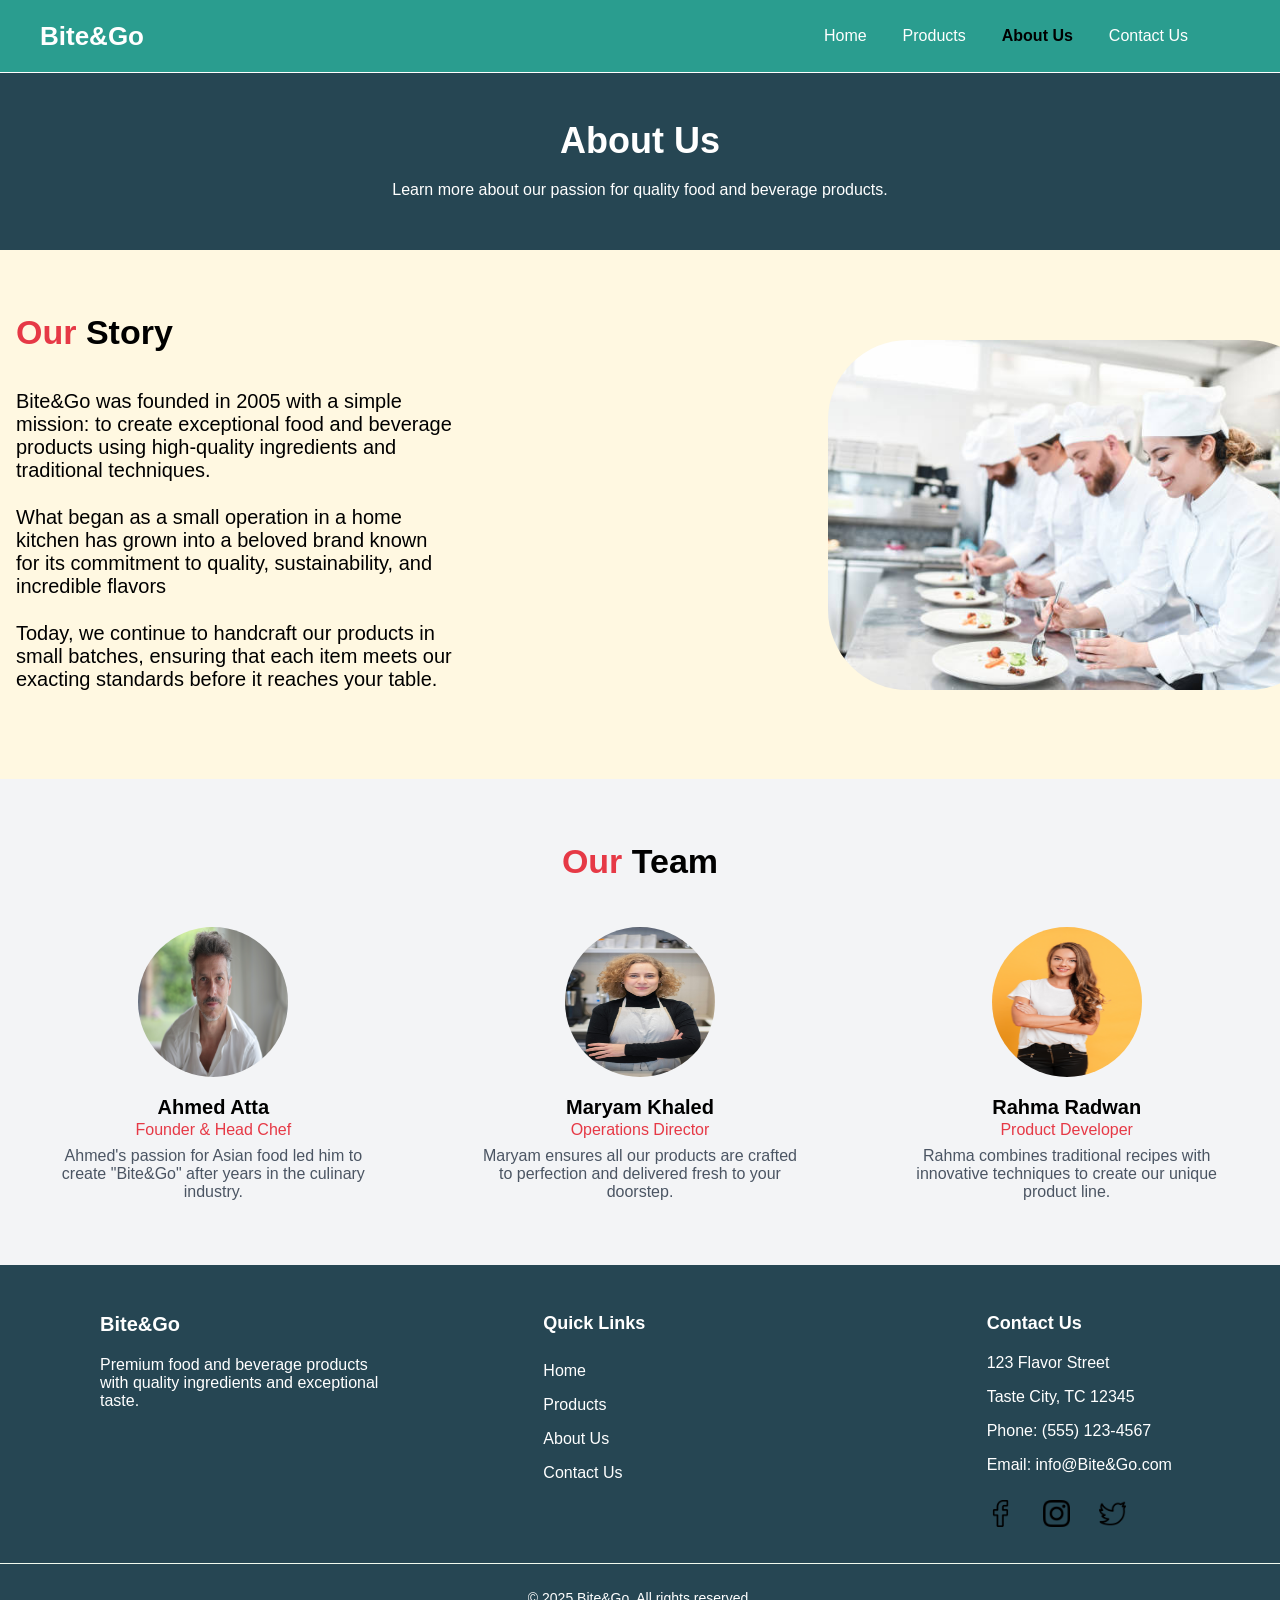
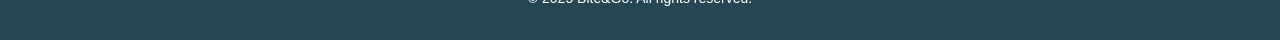
<file: about.html>
<!DOCTYPE html>
<html lang="en">
<head>
    <meta charset="UTF-8">
    <meta name="viewport" content="width=device-width, initial-scale=1.0">
    <title>Bite&Go</title>
    <link rel="stylesheet" href="css/style.css">
</head>
<body>
    <div class="main-container">
        <header>
            <div class="header-container">
                <div class="inner-container">
                    <a href="index.html">
                        <span class="logo">Bite&Go</span>
                    </a>
                    <nav>
                        <a href="index.html">Home</a>
                        <a href="products.html">Products</a>
                        <a href="about.html" class="here">About Us</a>
                        <a href="contact.html">Contact Us</a>
                    </nav>
                </div>
            </div>
        </header>
        <main>
            <div class="outer-container-head">
                <div class="inner-container-head">
                    <h1>About Us</h1>
                    <p>Learn more about our passion for quality food and beverage products.</p>
                </div>
            </div>
             <section class="second">
                <div class="second-container">
                    <div class="second-inner-container">
                        <div class="left-text">
                            <h2>
                                <span>Our</span>
                                Story
                            </h2>
                            <p>
                                Bite&Go was founded in 2005 with a simple mission:
                                 to create exceptional food and beverage products using high-quality ingredients and traditional techniques.
                            </p>
                            <p>
                                What began as a small operation in a home kitchen has
                                grown into a beloved brand known for its commitment to quality, sustainability, and incredible flavors
                            </p>
                            <p>
                                Today, we continue to handcraft our products in small batches,
                                ensuring that each item meets our exacting standards before it reaches your table.
                            </p>
                        </div>
                        <div class="right-photo">
                            <img src="assets/images/story2.jpg" alt="Our Story's Photo">
                        </div>
                    </div>
                </div>
            </section>
            <section class="third">
                 <div class="third-container">
                    <h2>
                        <span>Our</span>
                        Team
                    </h2>
                    <div class="team">
                        <div class="mem">
                            <div class="mem-pic">
                                <img src="assets/images/man2.jpg" alt="Atta's pic">
                            </div>
                            <h3>Ahmed Atta</h3>
                            <p class="title">Founder & Head Chef</p>
                            <p class="desc">Ahmed's passion for Asian food led him to create "Bite&Go" after years in the culinary industry.</p>
                        </div>
                        <div class="mem">
                            <div class="mem-pic">
                                <img src="assets/images/girl2.jpg" alt="Maryam's pic">
                            </div>
                            <h3>Maryam Khaled</h3>
                            <p class="title">Operations Director</p>
                            <p class="desc">Maryam ensures all our products are crafted to perfection and delivered fresh to your doorstep.</p>
                        </div>
                        <div class="mem">
                            <div class="mem-pic">
                                <img src="assets/images/girl3.jpg" alt="Rahma's pic">
                            </div>
                            <h3>Rahma Radwan</h3>
                            <p class="title">Product Developer</p>
                            <p class="desc">Rahma combines traditional recipes with innovative techniques to create our unique product line.</p>
                        </div>
                    </div>
                </div>
            </section>
        </main>
        <footer>
            <div class="fourth-conatiner">
                <div class="fourth-inner-conatiner">
                    <div>
                        <h3>Bite&Go</h3>
                        <p>Premium food and beverage products with quality ingredients and exceptional taste.</p>
                    </div>
                    <div>
                        <h4>Quick Links</h4>
                        <ul>
                            <li> 
                                <a href="index.html">Home</a>
                            </li>
                            <li>
                                <a href="products.html">Products</a>
                            </li>
                            <li>
                                <a href="about.html">About Us</a>
                            </li>
                            <li>
                                <a href="contact.html">Contact Us</a>
                            </li>
                        </ul>
                    </div>
                    <div>
                        <h4>Contact Us</h4>
                        <p>123 Flavor Street</p>
                        <p>Taste City, TC 12345</p>
                        <p>Phone: (555) 123-4567</p>
                        <p>Email: info@Bite&Go.com</p>
                        <div class="logos">
                            <a href="https://www.facebook.com/">
                                <img src="assets/icons/facebook.png" alt="Facebook logo" class="logo-img">
                            </a>
                            <a href="https://www.instagram.com/">
                                <img src="assets/icons/instagram.png" alt="Instagram logo" class="logo-img">
                            </a>
                            <a href="https://www.twitter.com/">
                                <img src="assets/icons/twitter.png" alt="Twitter logo" class="logo-img">
                            </a>
                        </div>
                    </div>
                </div>
                <div class="creation">
                    <p>© 2025 Bite&Go. All rights reserved.</p>
                </div>
            </div>
        </footer>
    </div>
</body>
</html>
</file>
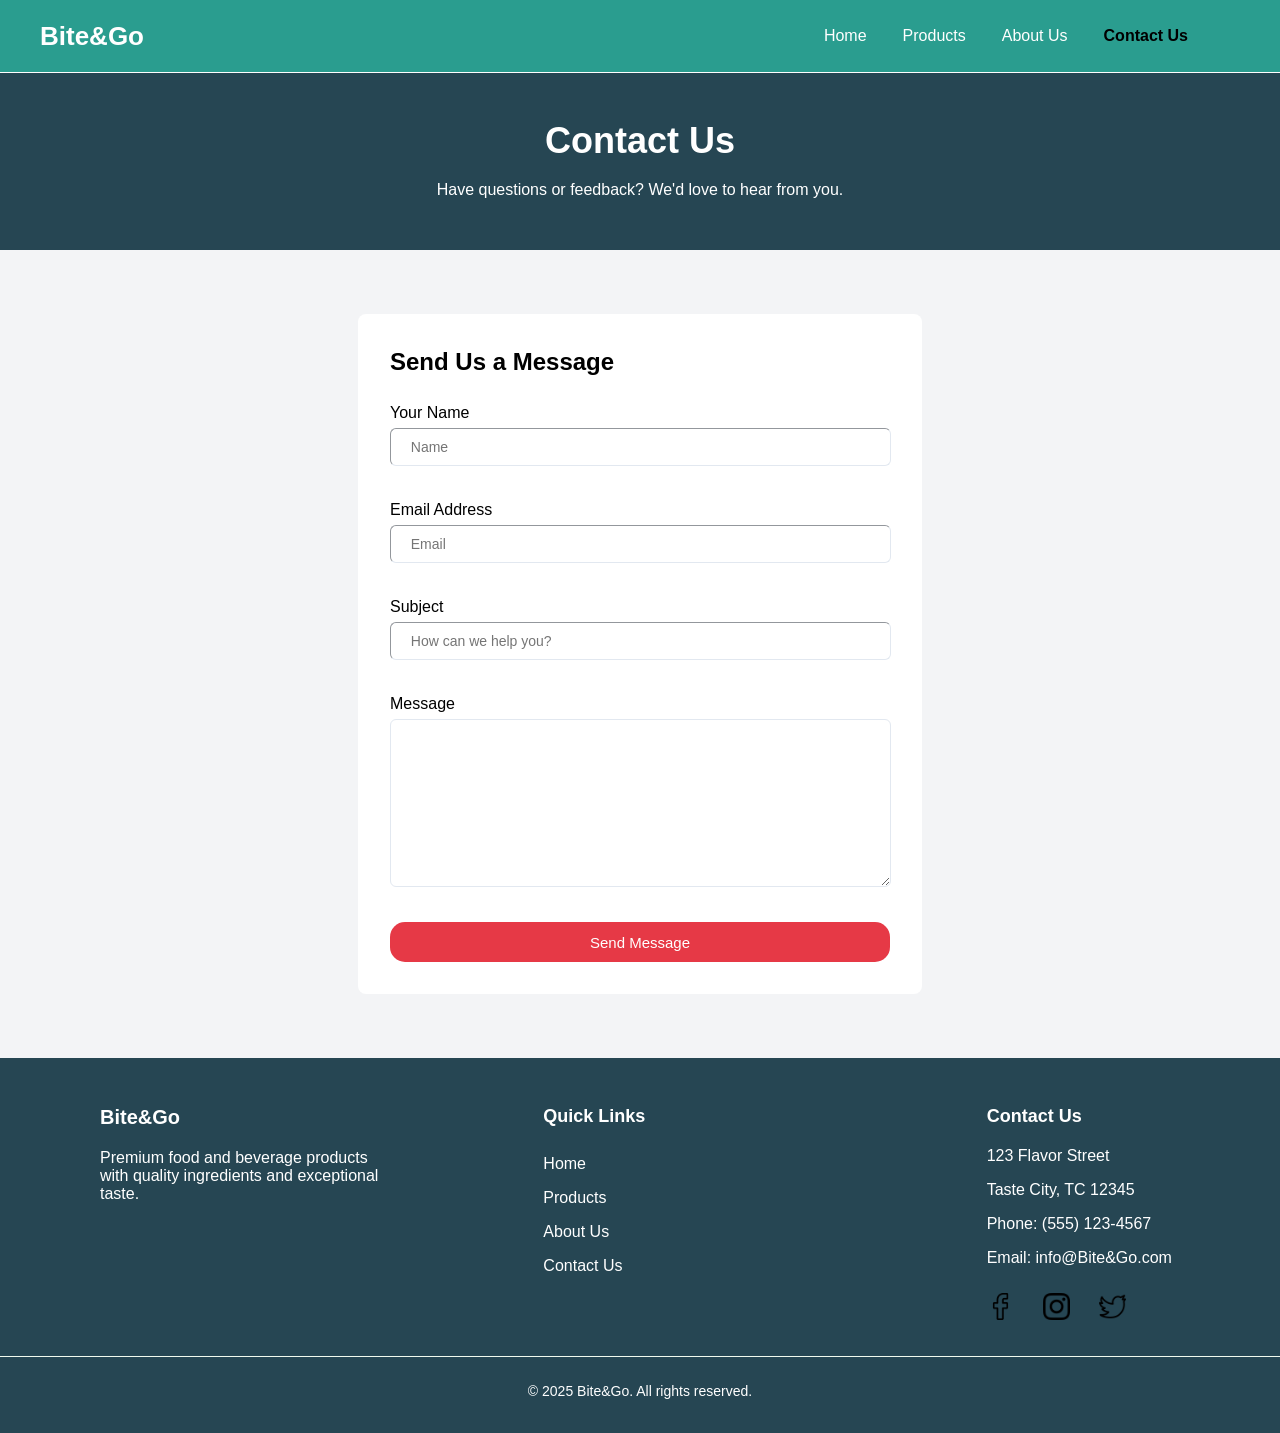
<file: contact.html>
<!DOCTYPE html>
<html lang="en">
<head>
    <meta charset="UTF-8">
    <meta name="viewport" content="width=device-width, initial-scale=1.0">
    <title>Bite&Go</title>
    <link rel="stylesheet" href="css/style.css">
</head>
<body>
     <div class="main-container">
        <header>
            <div class="header-container">
                <div class="inner-container">
                    <a href="index.html">
                        <span class="logo">Bite&Go</span>
                    </a>
                    <nav>
                        <a href="index.html">Home</a>
                        <a href="products.html">Products</a>
                        <a href="about.html">About Us</a>
                        <a href="contact.html" class="here">Contact Us</a>
                    </nav>
                </div>
            </div>
        </header>
        <main>
            <div class="outer-container-head">
                <div class="inner-container-head">
                    <h1>Contact Us</h1>
                    <p>Have questions or feedback? We'd love to hear from you.</p>
                </div>
            </div>
            <section class="third">
                <div class="third-container-2">
                    <div class="container-form">
                        <h2>Send Us a Message</h2>
                        <form action="" method="post">
                            <div>
                                <label for="name">Your Name</label>
                                <input type="text" id="name" placeholder="  Name" name="name" required>
                            </div>
                            <div>
                                <label for="email">Email Address</label>
                                <input type="email" id="email" placeholder="  Email" name="email" required>
                            </div>
                            <div>
                                <label for="subject">Subject</label>
                                <input type="text" id="subject" placeholder="  How can we help you?" name="subject" required >
                            </div>
                            <div>
                                <label for="message">Message</label>
                                <textarea name="message" id="message" required></textarea>
                            </div>
                            <button type="submit">Send Message</button>
                        </form>
                    </div>
                </div>
            </section>
        </main>
      <footer>
            <div class="fourth-conatiner">
                <div class="fourth-inner-conatiner">
                    <div>
                        <h3>Bite&Go</h3>
                        <p>Premium food and beverage products with quality ingredients and exceptional taste.</p>
                    </div>
                    <div>
                        <h4>Quick Links</h4>
                        <ul>
                            <li> 
                                <a href="index.html">Home</a>
                            </li>
                            <li>
                                <a href="products.html">Products</a>
                            </li>
                            <li>
                                <a href="about.html">About Us</a>
                            </li>
                            <li>
                                <a href="contact.html">Contact Us</a>
                            </li>
                        </ul>
                    </div>
                    <div>
                        <h4>Contact Us</h4>
                        <p>123 Flavor Street</p>
                        <p>Taste City, TC 12345</p>
                        <p>Phone: (555) 123-4567</p>
                        <p>Email: info@Bite&Go.com</p>
                        <div class="logos">
                            <a href="https://www.facebook.com/">
                                <img src="assets/icons/facebook.png" alt="Facebook logo" class="logo-img">
                            </a>
                            <a href="https://www.instagram.com/">
                                <img src="assets/icons/instagram.png" alt="Instagram logo" class="logo-img">
                            </a>
                            <a href="https://www.twitter.com/">
                                <img src="assets/icons/twitter.png" alt="Twitter logo" class="logo-img">
                            </a>
                        </div>
                    </div>
                </div>
                <div class="creation">
                    <p>© 2025 Bite&Go. All rights reserved.</p>
                </div>
            </div>
        </footer>
    </div>
</body>
</html>
</file>
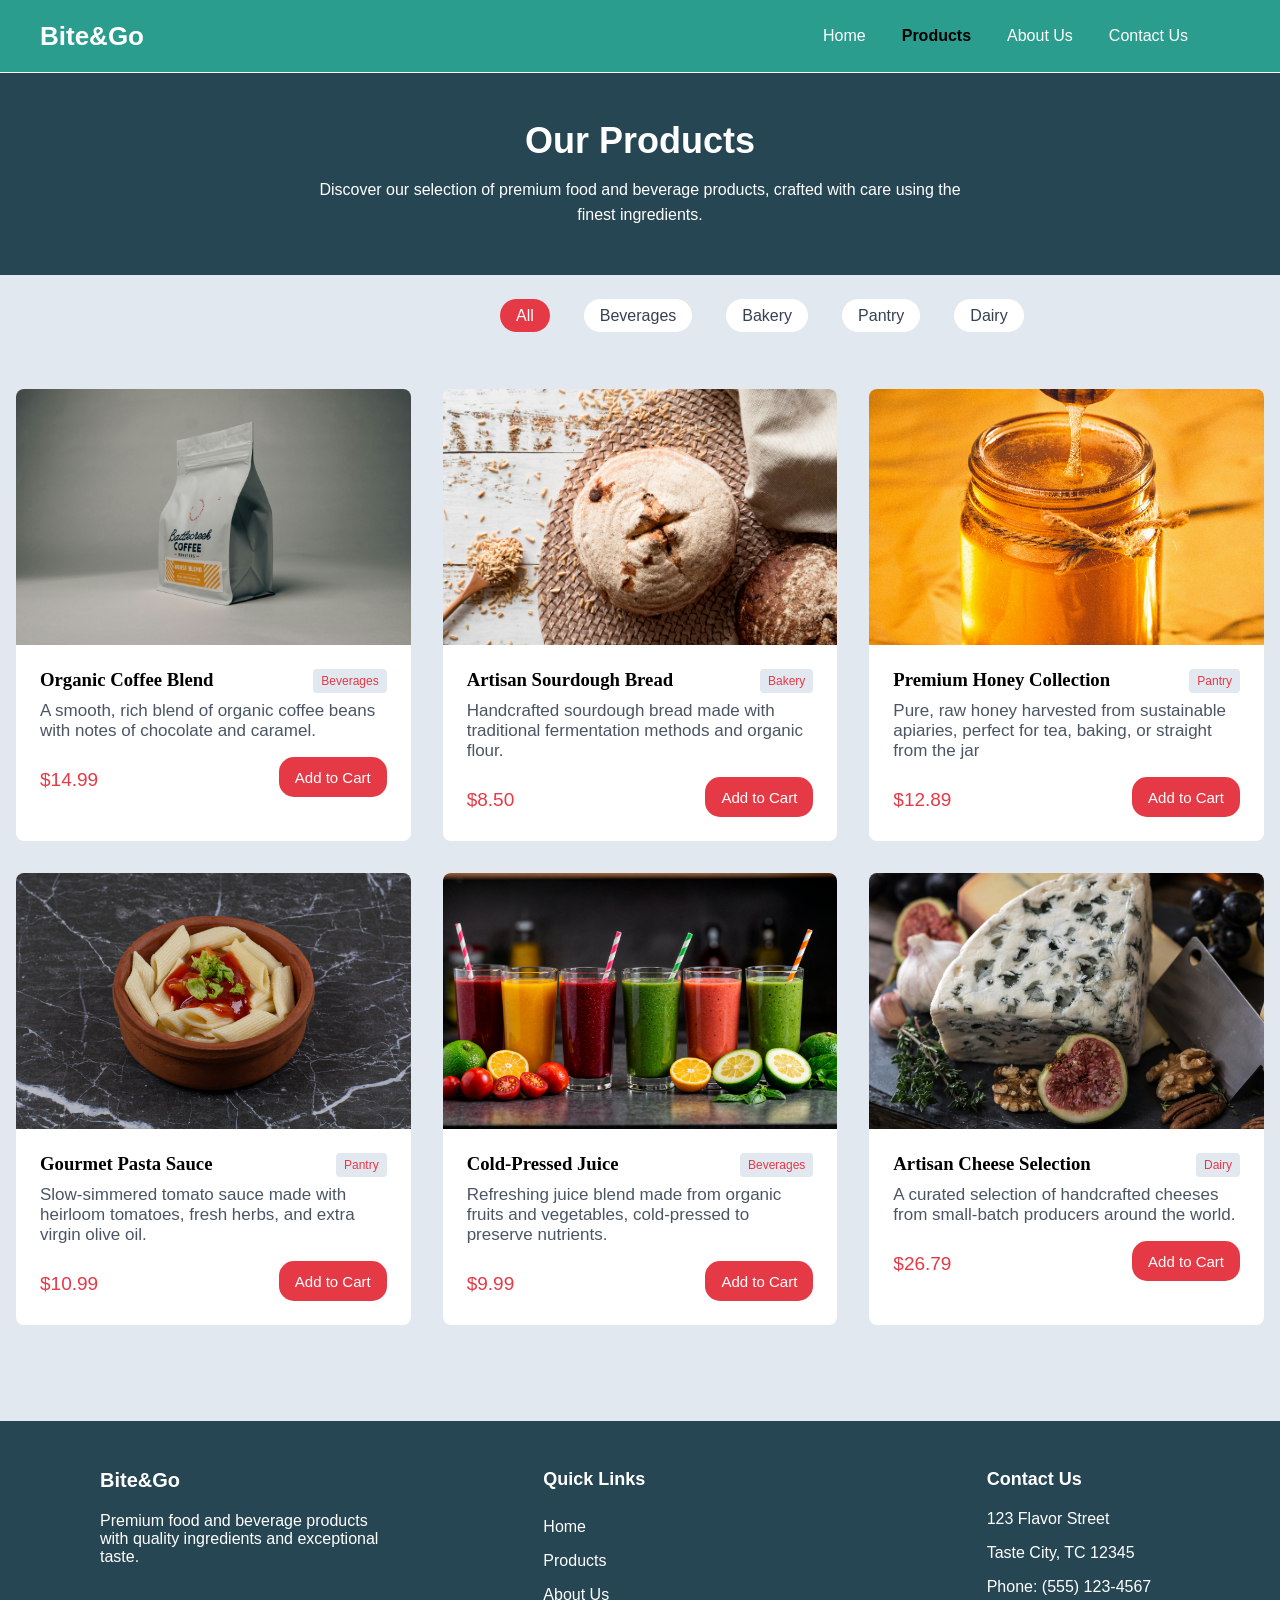
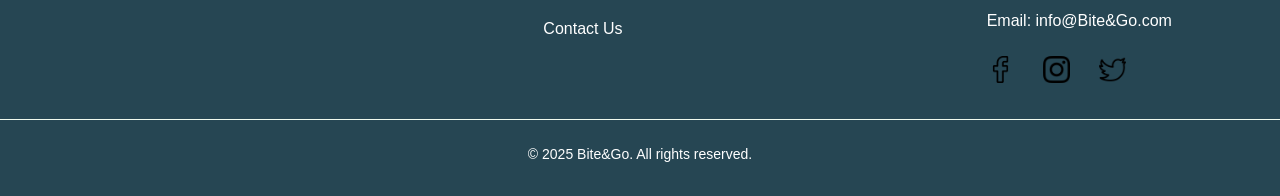
<file: products.html>
<!DOCTYPE html>
<html lang="en">
<head>
    <meta charset="UTF-8">
    <meta name="viewport" content="width=device-width, initial-scale=1.0">
    <title>Bite&Go</title>
    <link rel="stylesheet" href="css/style.css">
</head>
<body>
    <div class="main-container">
        <header>
            <div class="header-container">
                <div class="inner-container">
                    <a href="index.html">
                        <span class="logo">Bite&Go</span>
                    </a>
                    <nav>
                        <a href="index.html">Home</a>
                        <a href="products.html" class="here">Products</a>
                        <a href="about.html">About Us</a>
                        <a href="contact.html">Contact Us</a>
                    </nav>
                </div>
            </div>
        </header>
        <main>
             <div class="outer-container-head">
                <div class="inner-container-head">
                    <h1>Our Products</h1>
                    <p>Discover our selection of premium food and beverage products, crafted with care using the finest ingredients.</p>
                </div>
            </div>
            <div class="btns-area">
                <input type="radio" id="all-filter" name="filter" checked hidden>
                <label for="all-filter" class="first1">All</label>

                <input type="radio" id="bev-filter" name="filter" hidden>
                <label for="bev-filter" class="second1">Beverages</label>

                <input type="radio" id="bak-filter" name="filter" hidden>
                <label for="bak-filter" class="second1">Bakery</label>

                <input type="radio" id="pant-filter" name="filter" hidden>
                <label for="pant-filter" class="second1">Pantry</label>

                <input type="radio" id="dair-filter" name="filter" hidden>
                <label for="dair-filter">Dairy</label>

                <section class="first-pro">
                    <div class="first-inner-pro">
                        <div class="pro">
                            <div class="product beve1">
                                <div class="pro-img">
                                    <img src="assets/images/coffee.jpg" alt="Organic Coffee Blend">
                                </div>
                                <div class="p-6">
                                    <div class="top-item">
                                        <h3>Organic Coffee Blend</h3>
                                        <span>Beverages</span>
                                    </div>
                                    <p>A smooth, rich blend of organic coffee beans with notes of chocolate and caramel.</p>
                                    <div class="last">
                                        <span>$14.99</span>
                                        <button class="add-to">Add to Cart</button>
                                    </div>
                                </div>
                            </div>
                            <div class="product bake1">
                                <div class="pro-img">
                                    <img src="assets/images/bread.jpg" alt="Artisan Sourdough Bread">
                                </div>
                            <div class="p-6">
                                    <div class="top-item">
                                        <h3>Artisan Sourdough Bread</h3>
                                        <span>Bakery</span>
                                    </div>
                                    <p>Handcrafted sourdough bread made with traditional fermentation methods and organic flour.</p>
                                    <div class="last">
                                        <span>$8.50</span>
                                        <button class="add-to">Add to Cart</button>
                                    </div>
                                </div>
                            </div>
                            <div class="product pant1">
                                <div class="pro-img">
                                    <img src="assets/images/honey.jpg" alt="Premium Honey Collection">
                                </div>
                                <div class="p-6">
                                    <div class="top-item">
                                        <h3>Premium Honey Collection</h3>
                                        <span>Pantry</span>
                                    </div>
                                    <p>Pure, raw honey harvested from sustainable apiaries, perfect for tea, baking, or straight from the jar</p>
                                    <div class="last">
                                        <span>$12.89</span>
                                        <button class="add-to">Add to Cart</button>
                                    </div>
                                </div>
                            </div>
                            <div class="product pant1">
                                <div class="pro-img">
                                    <img src="assets/images/sauce.jpg" alt="Gourmet Pasta Sauce">
                                </div>
                                <div class="p-6">
                                    <div class="top-item">
                                        <h3>Gourmet Pasta Sauce</h3>
                                        <span>Pantry</span>
                                    </div>
                                    <p>Slow-simmered tomato sauce made with heirloom tomatoes, fresh herbs, and extra virgin olive oil.</p>
                                    <div class="last">
                                        <span>$10.99</span>
                                        <button class="add-to">Add to Cart</button>
                                    </div>
                                </div>
                            </div>
                            <div class="product beve1">
                                <div class="pro-img">
                                    <img src="assets/images/juice.jpg" alt="Cold-Pressed Juice">
                                </div>
                                <div class="p-6">
                                    <div class="top-item">
                                        <h3>Cold-Pressed Juice</h3>
                                        <span>Beverages</span>
                                    </div>
                                    <p>Refreshing juice blend made from organic fruits and vegetables, cold-pressed to preserve nutrients.</p>
                                    <div class="last">
                                        <span>$9.99</span>
                                    <button class="add-to">Add to Cart</button>
                                    </div>
                                </div>
                            </div>
                            <div class="product dair1">
                                <div class="pro-img">
                                    <img src="assets/images/cheese.jpg" alt="Artisan Cheese Selection">
                                </div>
                                <div class="p-6">
                                    <div class="top-item">
                                        <h3>Artisan Cheese Selection</h3>
                                        <span>Dairy</span>
                                    </div>
                                    <p>A curated selection of handcrafted cheeses from small-batch producers around the world.</p>
                                    <div class="last">
                                        <span>$26.79</span>
                                        <button class="add-to">Add to Cart</button>
                                    </div>
                                </div>
                            </div>
                        </div>
                    </div>
                </section>
            </div>
        </main>
        <footer>
            <div class="fourth-conatiner">
                <div class="fourth-inner-conatiner">
                    <div>
                        <h3>Bite&Go</h3>
                        <p>Premium food and beverage products with quality ingredients and exceptional taste.</p>
                    </div>
                    <div>
                        <h4>Quick Links</h4>
                        <ul>
                            <li> 
                                <a href="index.html">Home</a>
                            </li>
                            <li>
                                <a href="products.html">Products</a>
                            </li>
                            <li>
                                <a href="about.html">About Us</a>
                            </li>
                            <li>
                                <a href="contact.html">Contact Us</a>
                            </li>
                        </ul>
                    </div>
                    <div>
                        <h4>Contact Us</h4>
                        <p>123 Flavor Street</p>
                        <p>Taste City, TC 12345</p>
                        <p>Phone: (555) 123-4567</p>
                        <p>Email: info@Bite&Go.com</p>
                        <div class="logos">
                            <a href="https://www.facebook.com/">
                                <img src="assets/icons/facebook.png" alt="Facebook logo" class="logo-img">
                            </a>
                            <a href="https://www.instagram.com/">
                                <img src="assets/icons/instagram.png" alt="Instagram logo" class="logo-img">
                            </a>
                            <a href="https://www.twitter.com/">
                                <img src="assets/icons/twitter.png" alt="Twitter logo" class="logo-img">
                            </a>
                        </div>
                    </div>
                </div>
                <div class="creation">
                    <p>© 2025 Bite&Go. All rights reserved.</p>
                </div>
            </div>
        </footer>
    </div>
</body>
</html>
</file>
<file: css/style.css>
*{
    padding: 0;
    margin: 0;
}
body{
    position: relative;
    width: 100%;
    height: 100%;
}
.main-container{
    display: flex;
    flex-direction: column;
    min-height: 100vh;
}
a{
    text-decoration: none;
}
header{
    background-color: #2A9D8F;
    position: sticky;
    top: 0;
    z-index: 50;
    border-bottom:1px solid #FFFFFF;
}
.header-container{
    padding: 20px;
    margin-left: auto;
    margin-right: auto;
}
.inner-container{
    display: flex;
    flex-direction: row;
    justify-content: space-between;
    align-items: center;
}
.logo{
    padding-left: 20px;
    color: #FFFFFF;
    font-family:Arial, Helvetica, sans-serif;
    font-weight:600;
    font-size: 26px;
    line-height: 32px;
}
nav{
    margin-right: 40px;
}
nav a {
    color: #FFFFFF;
    font-family:Arial, Helvetica, sans-serif;
    font-weight: 500;
    margin-right: 32px;
}
nav a:hover{
    color: black;
}
li a:hover{
    color: #f59e0b;
    font-weight: 800;
}
.here{
    color: black;
    font-weight: 800;
}
.creation{
    border-top: 1px solid #F1FAEE;
    margin-top: 32px;
    padding-top: 24px;
    text-align: center;
    font-family:Arial, Helvetica, sans-serif;
    line-height: 20px;
    font-size: 14px;
    color: #FFFFFF;
}
main{
    flex: 1;
}
footer{
    padding-top: 48px;
    padding-bottom: 32px;
    color: #FFFFFF;
    background-color: #264653;
}
ul{
    display: flex;
    flex-direction: column;
    justify-content: space-between;
    list-style: none;
}
li{
    margin-top: 8px;
    margin-bottom: 8px;
}
.fourth-inner-conatiner h3{
    font-weight: 700;
    font-size: 20px;
    margin-bottom: 20px;
    font-family:Arial, Helvetica, sans-serif;
}
h4{
   
    font-weight: 700;
    font-size: 18px;
    margin-bottom: 20px;
    font-family:Arial, Helvetica, sans-serif; 
}
.fourth-inner-conatiner p,li a{
    margin-bottom: 16px;
    font-family:Arial, Helvetica, sans-serif;
    color: #FFFFFF;
    font-size: 16px;
}
.fourth-inner-conatiner{
    display: grid;
    grid-template-columns: repeat(1, minmax(0, 1fr));
    gap: 150px;
    padding-left: 100px;
}
.logos{
    margin-top: 26px;
}
.logo-img{
    margin-right: 25px;
    height: 27px;
    width: 27px;
}
.logo-img:hover{
    height: 30px;
    width: 30px;
}
.first{
    background-image:linear-gradient(rgba(0, 0, 0, 0.5), rgba(0, 0, 0, 0.5)), url(../assets/images/background.jpg);
    background-repeat: no-repeat;
    background-position: center;
    background-size: cover;
    position: relative;
    height: 600px;
}
.first-container{
    position: absolute;
    display: flex;
    top: 0;
    right: 0;
    left: 0;
    bottom: 0;
    justify-content: center;
    align-items: center;
}
@keyframes fade-in {
    0%{
        opacity: 0;
    }
    100%{
        opacity: 1
    }
    
}
.inner-text{
    text-align: center;
    color: #FFFFFF;
    font-family: Arial, Helvetica, sans-serif;
    max-width: 768px;
    padding-left: 16px;
    padding-right: 16px;
    animation: fade-in 0.5 ease-out;
}
.large-slo{
    font-size: 36px;
    line-height: 40px;
    font-weight: 700;
    margin-bottom: 24px;
}
.small-slo{
    font-size: 20px;
    line-height: 28px;
    margin-bottom: 32px;
}
.container-btns{
    display: flex;
    flex-direction: column;
    justify-content: center;
    gap: 16px;
}
.CTA{
    background-color: #E63946;
    color: #FFFFFF;
    border: none;
    font-family: Arial, Helvetica, sans-serif;
    font-size: 15px;
    border-radius: 15px;
    height: 40px;
    width: 100px;
}
.CTA:hover{
background-color: #F4A261;
cursor: pointer;
}
.CTF{
    background-color: white;
    color: black;
    font-family: Arial, Helvetica, sans-serif;
    font-size: 15px;
    border: none;
    border-radius: 15px;
    height: 40px;
    width: 100px;
}
.CTF:hover{
    background-color: black;
    color: white;
    cursor: pointer;
}
.second{
    padding-top: 64px;
    padding-bottom: 64px;
    background-color: rgb(255 248 225);
}
.second-container,.third-container{
    padding-left: 16px;
    padding-right: 16px;
    margin-left: auto;
    margin-right: auto;
}
.second-inner-container{
    display: grid;
    grid-template-columns: repeat(1, minmax(0, 1fr));
    gap: 375px;
    align-items: center;
}
.left-text h2 {
    margin-bottom: 40px;
    font-family: Arial, Helvetica, sans-serif;
    font-weight: 800;
    font-size: 40px;
    line-height: 40px;
}
.left-text span{
    color: #E63946;
}
.left-text p{
    margin-bottom: 24px;
    font-family: Arial, Helvetica, sans-serif;
    font-size: 20px;
}
.right-photo{
    border-radius: 80px;
    overflow: hidden;
    width: 500px;
    height: 350px;
}
.right-photo img{
    width: 100%;
    height: 100%;
    object-fit: cover;
}
.third{
    padding-top: 64px;
    padding-bottom: 64px;
    background-color: rgb(243 244 246);
}
.third-container h2 {
    text-align: center;
    margin-bottom: 48px;
    font-family: Arial, Helvetica, sans-serif;
    font-weight: 800;
    font-size: 40px;
    line-height: 40px;
}
.third-container span{
    color: #E63946;
}
.review-box{
    background-color: white;
    border: 1px solid white;
    max-width: 768px;
    padding: 32px;
    margin-left: auto;
    margin-right: auto;
    border-radius: 8px;
}
blockquote{
    font-style: italic;
    font-size: 22px;
    line-height: 28px;
    font-family: Arial, Helvetica, sans-serif;
    color: rgb(55 65 81);
}
.review-container{
    display: flex;
    align-items: center;
    margin-top: 25px;
}
.photo-review{
    height: 48px;
    width: 48px;
    border-radius: 24px;
    background-image: url(../assets/images/girl.jpg);
    background-repeat: no-repeat;
    background-size: cover;
    background-position: center;
    margin-right: 16px;
}
.name-review {
    display: flex;
    flex-direction: column;
    gap: 8px;
}
.name{
    font-weight: 600;
    font-family: Arial, Helvetica, sans-serif;
}
.job{
    font-size: 14px;
    font-family: Arial, Helvetica, sans-serif;
    color: rgb(107 114 128);
}
.outer-container-head{
    background-color: #264653;
    padding-top: 48px;
    padding-bottom: 48px;
}
.inner-container-head{
    display: flex;
    flex-direction: column;
    gap: 16px;
    align-items: center;    
    justify-content: center;
}
.inner-container-head h1{
    color: white;
    font-family: Arial, Helvetica, sans-serif;
    font-size: 30px;
    font-weight: 700;
    line-height: 36px;
}
.inner-container-head p{
    color: white;
    font-family: Arial, Helvetica, sans-serif;
    max-width: 672px;
    text-align: center;
    line-height: 25px;
}
.team{
    display: grid;
    grid-template-columns: repeat(1,minmax(0,1fr));
    gap: 32px;
    text-align: center;
}
.mem-pic{
    position: relative;
    height: 150px;
    width: 150px;
    border-radius: 75px;
    overflow: hidden;
    margin-left: auto;
    margin-right: auto;
}
.mem-pic img{
    object-fit:fill;
    width: 100%;
    height: 100%;
}
.team h3{
    padding-top: 16px;
    font-family: Arial, Helvetica, sans-serif;
    font-weight: 600;
    font-size: 20px;
    line-height: 28px;
}
.title{
    color: #E63946;
    margin-bottom: 8px;
    font-family: Arial, Helvetica, sans-serif;
}
.desc{
    color: #4b5563;
    font-family: Arial, Helvetica, sans-serif;
    max-width: 320px;
    margin-left: auto;
    margin-right: auto;
}
.third-container-2{
    margin-left: auto;
    margin-right: auto;
    padding-left: 16px;
    padding-right: 16px;
    display: flex;
    flex-direction: column;
    justify-content: center;
    align-items: center;
}
.container-form{
    background-color: white;
    padding: 32px;
    border-radius: 8px;
    width: 500px;
}
.container-form h2{
    font-family: Arial, Helvetica, sans-serif;
    font-weight: 700;
    font-size: 24px;
    line-height: 32px;
    margin-bottom: 26px;
}
form{
    display: flex;
    flex-direction: column;
    gap: 35px;
}
form div{
    display: flex;
    flex-direction: column;
}
label{
    margin-bottom: 6px;
    font-weight: 500;
    font-family: Arial, Helvetica, sans-serif;
}
input,textarea{
    font-size: 16px;
    font-family: Arial, Helvetica, sans-serif;
    line-height: 24px;
    padding-left: 12px;
    padding-top: 8px;
    padding-right: 12px;
    padding-bottom: 8px;
    background-color: white;
    border-color: #e2e8f0;
    border-width: 1px;
    border-radius: 6px;
    width: 95%;
}
textarea{
    min-height: 150px;
    resize: vertical;
}
form button{
    background-color: #E63946;
    color: #FFFFFF;
    border: none;
    font-family: Arial, Helvetica, sans-serif;
    font-size: 15px;
    border-radius: 15px;   
    height: 40px;
}
form button:hover{
    background-color: #F4A261;
    cursor: pointer;
}
.btns-area{
    padding-top: 32px;
    padding-bottom: 32px;
    background-color: #e2e8f0;
}
.btns-area label{
    padding-left: 16px;
    padding-right: 16px;
    padding-top: 8px;
    padding-bottom: 8px;
    border-radius: 9999px;
    font-family: Arial, Helvetica, sans-serif;
    cursor: pointer;
    background-color: white ;
    color: #374151;
}
.first1{
    margin-left: 500px;
    margin-right: 30px;
}
.second1{
    margin-right: 30px;
}
.btns-area label:hover{
    background-color:black;
    color: white;
}
.btns-area input[type="radio"]:checked + label {
    background:#E63946;
    color: white;
}

#all-filter:checked ~ .first-pro .first-inner-pro .pro .product {
  display: block;
}

#bev-filter:checked ~ .first-pro .first-inner-pro .pro .beve1 {
  display: block;
}
#bev-filter:checked ~ .first-pro .first-inner-pro .pro .product:not(.beve1) {
  display: none;
}

#bak-filter:checked ~ .first-pro .first-inner-pro .pro .bake1 {
  display: block;
}
#bak-filter:checked ~ .first-pro .first-inner-pro .pro .product:not(.bake1) {
  display: none;
}


#pant-filter:checked ~ .first-pro .first-inner-pro .pro .pant1 {
  display: block;
}
#pant-filter:checked ~ .first-pro .first-inner-pro .pro .product:not(.pant1) {
  display: none;
}


#dair-filter:checked ~ .first-pro .first-inner-pro .pro .dair1 {
  display: block;
}
#dair-filter:checked ~ .first-pro .first-inner-pro .pro .product:not(.dair1) {
  display: none;
}

.first-pro{
    padding-top: 64px;
    padding-bottom: 64px;
}
.first-inner-pro{
    margin-left: auto;
    margin-right: auto;
    padding-left: 16px;
    padding-right: 16px;
}
.pro{
    display: grid;
    grid-template-columns: repeat(1,minmax(0,1fr));
    gap: 32px;
}
.product{
    overflow: hidden;
    border-radius: 8px;
    background-color: white;
    transition-property: transform;
    transition-timing-function: cubic-bezier(.4,0,.2,1);
    transition-duration: 0.3s;
}
.pro-img{
    height: 256px;
    overflow: hidden;
}
.pro-img img{
    object-fit: cover;
    width: 100%;
    height: 100%;
}
.p-6{
    padding: 24px;
}
.top-item{
    display: flex;
    justify-content: space-between;
    align-items: flex-start;
    margin-bottom: 8px;
}
.top-item h2{
    font-family: Arial, Helvetica, sans-serif;
    font-weight: 600;
    font-size: 20px;
    line-height: 28px;
}
.top-item span{
    background-color:#e2e8f0 ;
    color: #E63946;
    font-size: 12px;
    line-height: 16px;
    padding-left: 8px;
    padding-right: 8px;
    padding-top: 4px;
    padding-bottom: 4px;
    border-radius: 4px;
    font-family: Arial, Helvetica, sans-serif;
}
.p-6 p{
    color:#4b5563;
    margin-bottom: 16px;
    font-family: Arial, Helvetica, sans-serif;
    font-size: 17px;
}
.last{
    display: flex;
    justify-content: space-between;
    align-items: flex-start;
}
.last span{
    font-family: Arial, Helvetica, sans-serif;
    color: #E63946;
    margin-top: 12px;
    font-size: 19px;
}
.add-to{
    background-color: #E63946;
    color: #FFFFFF;
    border: none;
    font-family: Arial, Helvetica, sans-serif;
    font-size: 15px;
    border-radius: 15px;   
    height: 40px;
    padding-left: 16px;
    padding-right: 16px;
    padding-top: 8px;
    padding-bottom: 8px;
    white-space: nowrap;
    justify-content: center;
    align-items: center;
    cursor: pointer;
}
.add-to:hover{
    background-color: #F4A261;
}
.product:hover{
    transform: translateY(-8px);
}

@media (max-width: 600px) {
    .first1{
        margin-left: 20px;
        margin-right: 5px;
    }
    .second1{
        margin-right: 5px;
    }
}
@media (max-width: 300px) {
    .btns-area label{
        display: block;
    }

}
@media (min-width:640px) {
    .container-btns{
        flex-direction: row;
    }
}
@media (min-width:768px) {
    .large-slo{
        font-size: 48px;
        line-height: 1;
    }
    .small-slo{
        font-size: 24px;
        line-height: 32px;
    }
    .second-inner-container{
        grid-template-columns: repeat(2,minmax(0,1fr));
    }
    .left-text h2 ,.third-container h2 {
        font-size: 34px;
        line-height: 36px;
    }
    .team{
        grid-template-columns: repeat(2,minmax(0,1fr));
    }
     .inner-container-head h1{
        font-size: 36px;
        line-height: 40px;
    }
    input{
        font-size: 14px;
        line-height: 20px;
    }
    .fourth-inner-conatiner{
        grid-template-columns: repeat(3, minmax(0, 1fr));
    }
    .pro{
        grid-template-columns: repeat(2,minmax(0,1fr));
    }
}
@media (min-width:1024px) {
    .large-slo{
        font-size: 60px;
        line-height: 1;
    }
    .team{
        grid-template-columns: repeat(3,minmax(0,1fr));
    }
    .pro{
        grid-template-columns: repeat(3,minmax(0,1fr));
    }
}
</file>
